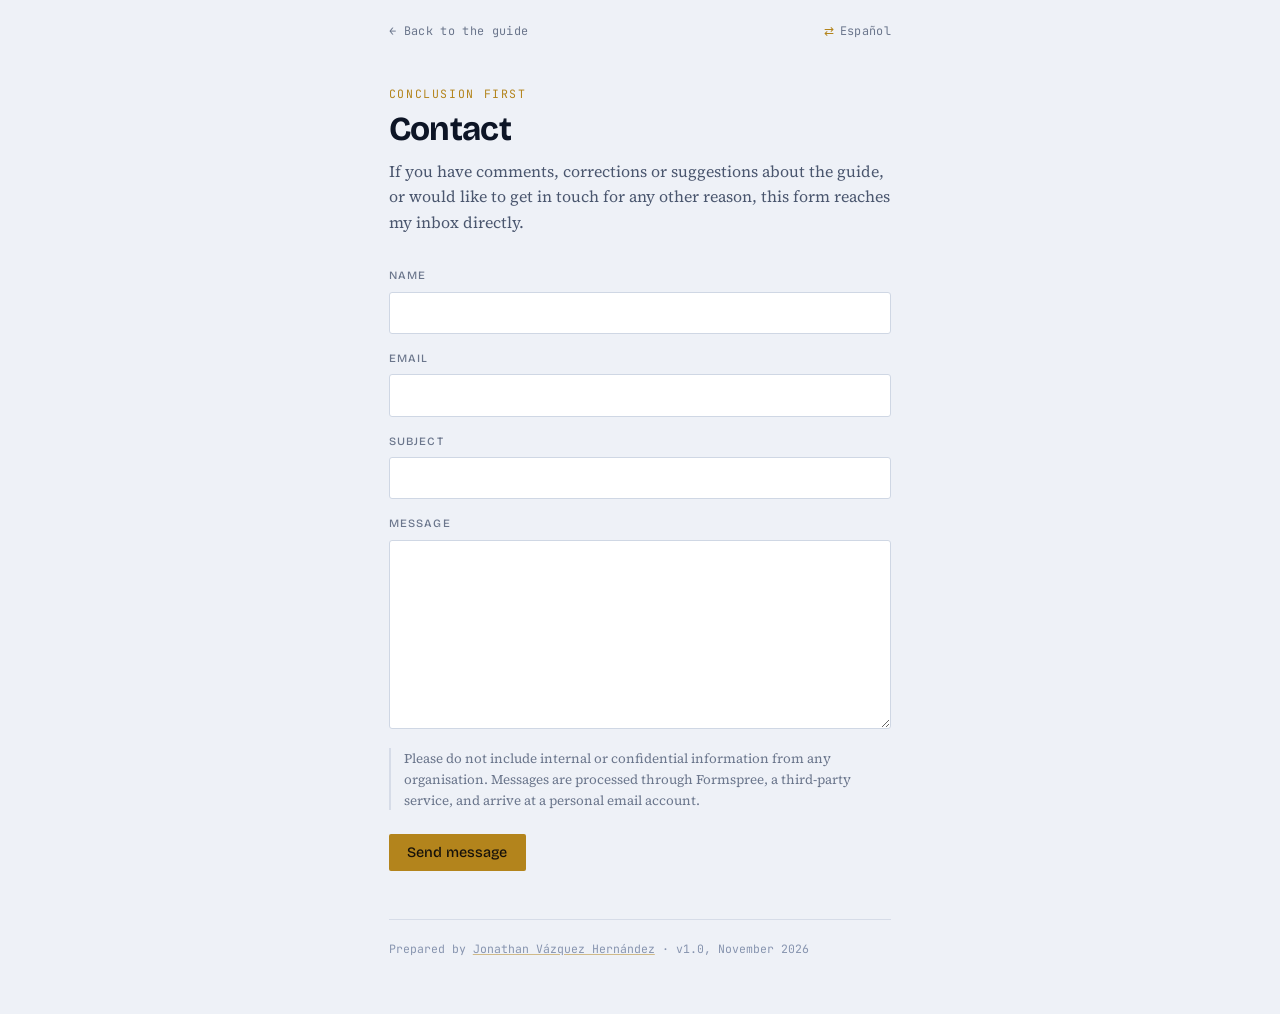
<file: contact.html>
<!DOCTYPE html>
<html lang="en">
<head>
<meta charset="utf-8">
<meta name="viewport" content="width=device-width, initial-scale=1">
<title>Contact — Conclusion First</title>
<meta name="description" content="If you have comments, corrections or suggestions about the guide, or would like to get in touch for any other reason, this form reaches my inbox directly.">
<meta name="robots" content="noindex">
<link rel="preconnect" href="https://fonts.googleapis.com">
<link rel="preconnect" href="https://fonts.gstatic.com" crossorigin>
<link href="https://fonts.googleapis.com/css2?family=Bricolage+Grotesque:opsz,wght@12..96,500;12..96,700&family=Source+Serif+4:ital,opsz,wght@0,8..60,400;0,8..60,600;1,8..60,400&family=JetBrains+Mono:wght@400;500&display=swap" rel="stylesheet">
<link rel="stylesheet" href="assets/styles.css">
</head>
<body class="cbody">

<div class="cpage">
  <nav class="cbar">
    <a class="cbar__back" href="en.html">&larr; Back to the guide</a>
    <a class="cbar__lang" href="contacto.html">Español</a>
  </nav>

  <main class="cmain">
    <p class="ceyebrow">Conclusion First</p>
    <h1 class="ctitle">Contact</h1>
    <p class="clead" id="clead">If you have comments, corrections or suggestions about the guide, or would like to get in touch for any other reason, this form reaches my inbox directly.</p>

    <div class="cok" id="cok" hidden>
      <p class="cok__title">Thank you. Your message came through.</p>
      <p class="cok__sub">If you left an email address, I will reply as soon as I can.</p>
    </div>

    <div class="cerr" id="cerr" hidden>
      <p class="cerr__title">The message could not be sent.</p>
      <p class="cerr__sub">Please try again in a moment, or reach me on LinkedIn.</p>
    </div>

    <form class="cform" id="cform" action="https://formspree.io/f/xbggvjao" method="POST">
      <p class="cfield"><label for="k-nombre">Name</label><input id="k-nombre" name="nombre" type="text" required></p><p class="cfield"><label for="k-email">Email</label><input id="k-email" name="email" type="email" required></p><p class="cfield"><label for="k-_subject">Subject</label><input id="k-_subject" name="_subject" type="text" required></p>
      <p class="cfield">
        <label for="k-msg">Message</label>
        <textarea id="k-msg" name="mensaje" rows="7" required></textarea>
      </p>
      <p class="cnote">Please do not include internal or confidential information from any organisation. Messages are processed through Formspree, a third-party service, and arrive at a personal email account.</p>
      <p class="cactions"><button class="btn" type="submit">Send message</button></p>
    </form>
  </main>

  <footer class="cfoot">
    <p>Prepared by <a href="https://www.linkedin.com/in/jonathan-vazquez-hernandez" rel="author noopener" target="_blank">Jonathan Vázquez Hernández</a> · v1.0, November 2026</p>
  </footer>
</div>

<script>
  // El reenvío a una página propia es de pago en Formspree, así que el envío
  // va por fetch y la confirmación se muestra aquí mismo. Sin JavaScript, el
  // formulario sigue funcionando como envío normal.
  (function () {
    var form = document.getElementById('cform');
    var btn  = form.querySelector('button[type="submit"]');
    var send = btn.textContent;
    form.addEventListener('submit', function (ev) {
      ev.preventDefault();
      document.getElementById('cerr').hidden = true;
      btn.disabled = true;
      btn.textContent = 'Sending…';
      fetch(form.action, {
        method: 'POST',
        body: new FormData(form),
        headers: { 'Accept': 'application/json' }
      }).then(function (res) {
        if (!res.ok) throw new Error(res.status);
        form.hidden = true;
        document.getElementById('clead').hidden = true;
        document.getElementById('cok').hidden = false;
      }).catch(function () {
        document.getElementById('cerr').hidden = false;
      }).then(function () {
        btn.disabled = false;
        btn.textContent = send;
      });
    });
  })();
</script>
</body>
</html>
</file>
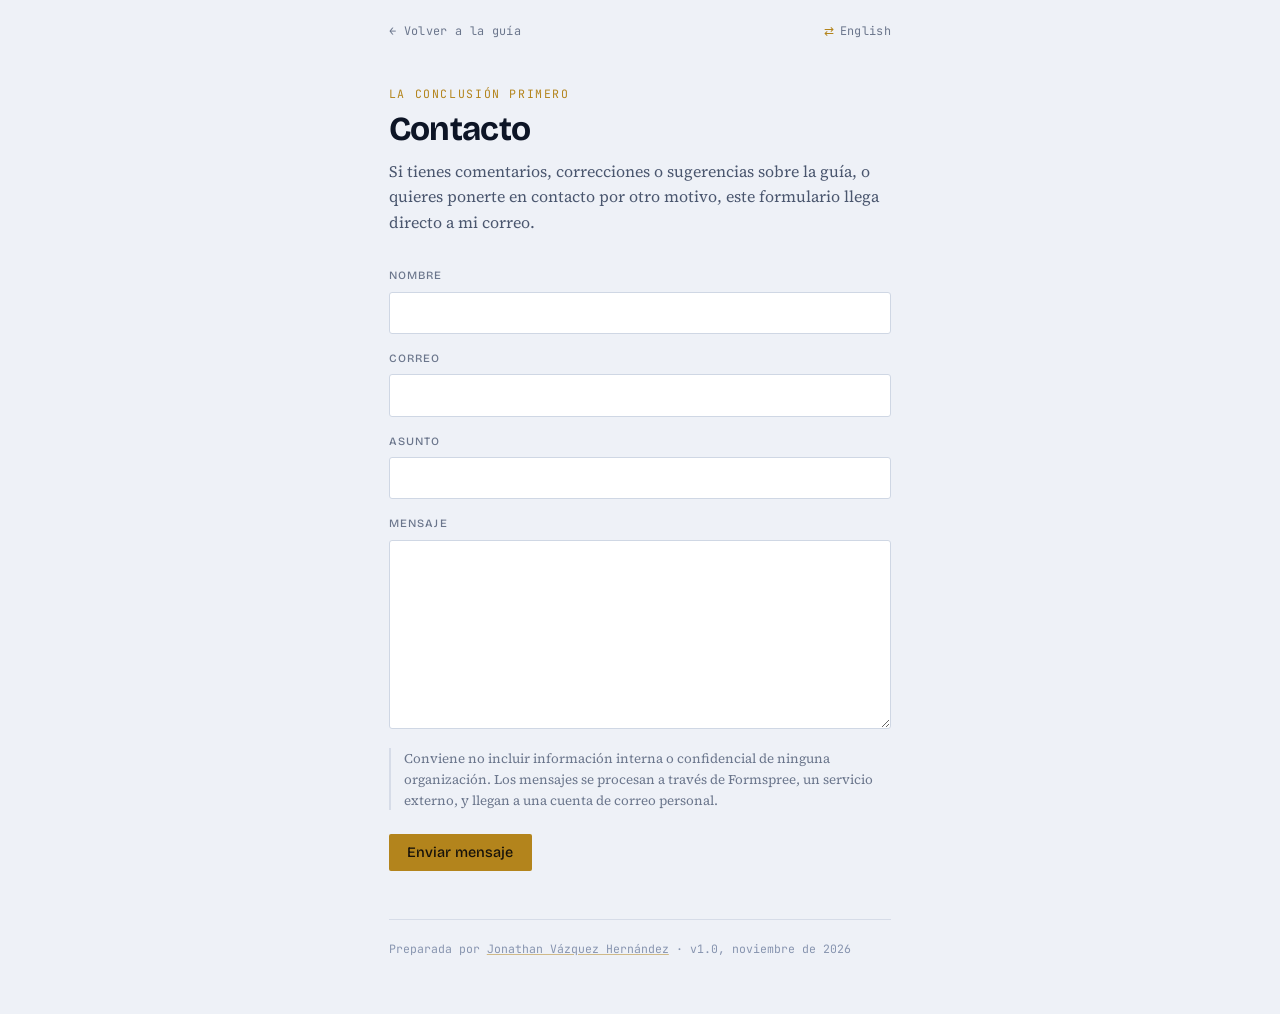
<file: contacto.html>
<!DOCTYPE html>
<html lang="es">
<head>
<meta charset="utf-8">
<meta name="viewport" content="width=device-width, initial-scale=1">
<title>Contacto — La conclusión primero</title>
<meta name="description" content="Si tienes comentarios, correcciones o sugerencias sobre la guía, o quieres ponerte en contacto por otro motivo, este formulario llega directo a mi correo.">
<meta name="robots" content="noindex">
<link rel="preconnect" href="https://fonts.googleapis.com">
<link rel="preconnect" href="https://fonts.gstatic.com" crossorigin>
<link href="https://fonts.googleapis.com/css2?family=Bricolage+Grotesque:opsz,wght@12..96,500;12..96,700&family=Source+Serif+4:ital,opsz,wght@0,8..60,400;0,8..60,600;1,8..60,400&family=JetBrains+Mono:wght@400;500&display=swap" rel="stylesheet">
<link rel="stylesheet" href="assets/styles.css">
</head>
<body class="cbody">

<div class="cpage">
  <nav class="cbar">
    <a class="cbar__back" href="index.html">&larr; Volver a la guía</a>
    <a class="cbar__lang" href="contact.html">English</a>
  </nav>

  <main class="cmain">
    <p class="ceyebrow">La conclusión primero</p>
    <h1 class="ctitle">Contacto</h1>
    <p class="clead" id="clead">Si tienes comentarios, correcciones o sugerencias sobre la guía, o quieres ponerte en contacto por otro motivo, este formulario llega directo a mi correo.</p>

    <div class="cok" id="cok" hidden>
      <p class="cok__title">Gracias. El mensaje llegó.</p>
      <p class="cok__sub">Si dejaste correo, te respondo en cuanto pueda.</p>
    </div>

    <div class="cerr" id="cerr" hidden>
      <p class="cerr__title">No se pudo enviar el mensaje.</p>
      <p class="cerr__sub">Puedes intentarlo de nuevo en un momento, o escribirme por LinkedIn.</p>
    </div>

    <form class="cform" id="cform" action="https://formspree.io/f/xbggvjao" method="POST">
      <p class="cfield"><label for="k-nombre">Nombre</label><input id="k-nombre" name="nombre" type="text" required></p><p class="cfield"><label for="k-email">Correo</label><input id="k-email" name="email" type="email" required></p><p class="cfield"><label for="k-_subject">Asunto</label><input id="k-_subject" name="_subject" type="text" required></p>
      <p class="cfield">
        <label for="k-msg">Mensaje</label>
        <textarea id="k-msg" name="mensaje" rows="7" required></textarea>
      </p>
      <p class="cnote">Conviene no incluir información interna o confidencial de ninguna organización. Los mensajes se procesan a través de Formspree, un servicio externo, y llegan a una cuenta de correo personal.</p>
      <p class="cactions"><button class="btn" type="submit">Enviar mensaje</button></p>
    </form>
  </main>

  <footer class="cfoot">
    <p>Preparada por <a href="https://www.linkedin.com/in/jonathan-vazquez-hernandez" rel="author noopener" target="_blank">Jonathan Vázquez Hernández</a> · v1.0, noviembre de 2026</p>
  </footer>
</div>

<script>
  // El reenvío a una página propia es de pago en Formspree, así que el envío
  // va por fetch y la confirmación se muestra aquí mismo. Sin JavaScript, el
  // formulario sigue funcionando como envío normal.
  (function () {
    var form = document.getElementById('cform');
    var btn  = form.querySelector('button[type="submit"]');
    var send = btn.textContent;
    form.addEventListener('submit', function (ev) {
      ev.preventDefault();
      document.getElementById('cerr').hidden = true;
      btn.disabled = true;
      btn.textContent = 'Enviando…';
      fetch(form.action, {
        method: 'POST',
        body: new FormData(form),
        headers: { 'Accept': 'application/json' }
      }).then(function (res) {
        if (!res.ok) throw new Error(res.status);
        form.hidden = true;
        document.getElementById('clead').hidden = true;
        document.getElementById('cok').hidden = false;
      }).catch(function () {
        document.getElementById('cerr').hidden = false;
      }).then(function () {
        btn.disabled = false;
        btn.textContent = send;
      });
    });
  })();
</script>
</body>
</html>
</file>
<file: assets/styles.css>
/* ============================================================
   El Principio de la Pirámide — hoja de estilos
   Papel frío + tinta marina + acento oro.
   El oro marca jerarquía (números, niveles); el color solo
   aparece dentro de los ejemplos, donde significa algo.
   ============================================================ */

:root {
  --paper:      #EEF1F7;
  --surface:    #FFFFFF;
  --ink:        #0D1526;
  --ink-soft:   #4B5670;
  --ink-faint:  #77809A;
  --rule:       #D3DAE7;
  --rule-soft:  #E3E8F1;
  --gold:       #B3841C;
  --gold-soft:  #F2E7CB;
  --weak:       #A2382A;
  --strong:     #16624A;

  --display: "Bricolage Grotesque", "Helvetica Neue", Arial, sans-serif;
  --body:    "Source Serif 4", Georgia, serif;
  --mono:    "JetBrains Mono", ui-monospace, Menlo, monospace;

  --shell:   1180px;
  --measure: 68ch;
}

*, *::before, *::after { box-sizing: border-box; }

html { -webkit-text-size-adjust: 100%; scroll-behavior: smooth; }
@media (prefers-reduced-motion: reduce) { html { scroll-behavior: auto; } }

body {
  margin: 0;
  background: var(--paper);
  color: var(--ink);
  font-family: var(--body);
  font-size: 1.0625rem;
  line-height: 1.68;
  font-variant-numeric: oldstyle-nums;
}

.skip {
  position: absolute; left: -9999px;
  background: var(--ink); color: #fff;
  padding: .6rem 1rem; z-index: 50; border-radius: 0 0 4px 0;
}
.skip:focus { left: 0; top: 0; }

:focus-visible {
  outline: 2px solid var(--gold);
  outline-offset: 3px;
}

/* ---------------------------------------------------------- hero */

.hero {
  background: var(--ink);
  color: #EDF0F6;
  padding: clamp(3rem, 8vw, 6rem) 1.5rem clamp(2.5rem, 6vw, 4rem);
  border-bottom: 3px solid var(--gold);
}
.hero__inner { max-width: var(--shell); margin: 0 auto; }

.hero__top {
  display: flex; align-items: baseline; justify-content: space-between;
  gap: 1rem; margin-bottom: 1.1rem;
}
.hero__top .hero__eyebrow { margin: 0; }

.langswitch {
  font-family: var(--mono);
  font-size: .72rem; letter-spacing: .12em; text-transform: uppercase;
  color: #C6CFE2; text-decoration: none;
  padding: .38rem .8rem; border-radius: 2px;
  box-shadow: inset 0 0 0 1px rgba(255,255,255,.28);
  transition: background .15s ease, color .15s ease;
  white-space: nowrap;
}
.langswitch::before { content: "⇄"; color: var(--gold); margin-right: .5em; }
.langswitch:hover { background: rgba(255,255,255,.1); color: #fff; }

.hero__eyebrow {
  font-family: var(--mono);
  font-size: .72rem; letter-spacing: .22em; text-transform: uppercase;
  color: var(--gold); margin: 0 0 1.1rem;
}
.hero__title {
  font-family: var(--display);
  font-weight: 700;
  font-size: clamp(2.4rem, 7vw, 4.4rem);
  line-height: 1.02; letter-spacing: -.02em;
  margin: 0 0 .5rem;
}
.hero__sub {
  font-size: clamp(1.05rem, 2.2vw, 1.35rem);
  color: #AEB9D0; margin: 0 0 2.75rem; max-width: 46ch;
}
.hero__meta {
  font-family: var(--mono); font-size: .74rem; line-height: 1.7;
  color: #8794AF; margin: 2.5rem 0 1.5rem;
  padding-top: 1.1rem; border-top: 1px solid rgba(255,255,255,.14);
}
.hero__actions { display: flex; flex-wrap: wrap; gap: .7rem; margin: 0; }

.btn {
  display: inline-block;
  font-family: var(--display); font-weight: 500; font-size: .9rem;
  text-decoration: none;
  background: var(--gold); color: #17120A;
  padding: .62rem 1.15rem; border-radius: 2px;
  transition: transform .15s ease, background .15s ease;
}
.btn:hover { background: #C9962A; transform: translateY(-1px); }
.btn--ghost {
  background: transparent; color: #EDF0F6;
  box-shadow: inset 0 0 0 1px rgba(255,255,255,.3);
}
.btn--ghost:hover { background: rgba(255,255,255,.08); }

/* ------------------------------------------- signature: la pila */

.stack {
  margin: 0; padding: 0;
  display: flex; flex-direction: column; align-items: center; gap: .85rem;
}
.stack__tier {
  display: flex; flex-wrap: wrap; justify-content: center;
  gap: .5rem; position: relative; width: 100%;
}
/* conector vertical entre niveles */
.stack__tier--2::before, .stack__tier--3::before {
  content: ""; position: absolute; top: -.85rem; left: 50%;
  width: 1px; height: .85rem; background: rgba(179,132,28,.55);
}
.chip {
  font-family: var(--mono); font-size: .76rem; line-height: 1.35;
  padding: .5rem .8rem; border-radius: 2px;
  background: rgba(255,255,255,.07);
  color: #C6CFE2;
  box-shadow: inset 0 0 0 1px rgba(255,255,255,.13);
  max-width: 30ch;
}
.chip--top {
  background: var(--gold); color: #17120A;
  font-size: .96rem; font-weight: 500; padding: .7rem 1.15rem;
  max-width: 44ch; box-shadow: none;
}
.chip--sm { font-size: .7rem; opacity: .72; padding: .4rem .7rem; }

.stack figcaption {
  font-family: var(--mono); font-size: .72rem; color: #8794AF;
  margin-top: 1.4rem; text-align: center; max-width: 48ch;
}

@media (prefers-reduced-motion: no-preference) {
  .stack__tier { animation: rise .7s cubic-bezier(.2,.7,.3,1) both; }
  .stack__tier--1 { animation-delay: .05s; }
  .stack__tier--2 { animation-delay: .22s; }
  .stack__tier--3 { animation-delay: .38s; }
  @keyframes rise {
    from { opacity: 0; transform: translateY(14px); }
    to   { opacity: 1; transform: none; }
  }
}

/* --------------------------------------------------------- shell */

.shell {
  max-width: var(--shell); margin: 0 auto;
  padding: 0 1.5rem;
  display: grid; grid-template-columns: 232px minmax(0, 1fr);
  gap: clamp(2rem, 5vw, 4.5rem);
  align-items: start;
}

/* ------------------------------------------------------ navegación */

.navtoggle { display: none; }

.nav {
  position: sticky; top: 0;
  max-height: 100vh; overflow-y: auto;
  padding: 2.75rem 0 3rem;
  font-family: var(--display);
  scrollbar-width: thin;
}
.nav__part {
  font-family: var(--mono);
  font-size: .66rem; letter-spacing: .16em; text-transform: uppercase;
  color: var(--gold); margin: 1.9rem 0 .6rem;
}
.nav__part:first-child { margin-top: 0; }
.nav__list { list-style: none; margin: 0 0 0; padding: 0; }
.nav__list li { margin: 0; }
.nav__list a {
  display: grid; grid-template-columns: 1.85rem 1fr;
  gap: .3rem; align-items: baseline;
  padding: .3rem 0;
  color: var(--ink-soft); text-decoration: none;
  font-size: .84rem; line-height: 1.35;
  border-left: 2px solid transparent; padding-left: .55rem;
  transition: color .12s ease, border-color .12s ease;
}
.nav__list a:hover { color: var(--ink); }
.nav__num {
  font-family: var(--mono); font-size: .7rem;
  color: var(--ink-faint); font-variant-numeric: tabular-nums;
}
.nav__list a.is-active {
  color: var(--ink); border-left-color: var(--gold);
}
.nav__list a.is-active .nav__num { color: var(--gold); }

/* ------------------------------------------------------ documento */

.doc {
  padding: 2.75rem 0 6rem;
  max-width: var(--measure);
}

.doc p { margin: 0 0 1.05rem; }
.doc a { color: var(--ink); text-decoration-color: var(--gold); }

/* referencia cruzada a otra sección: subrayado dorado tenue, sin color de liga */
.doc a.xref {
  color: inherit;
  text-decoration: none;
  border-bottom: 1px solid var(--gold-soft);
  transition: border-color .15s ease;
}
.doc a.xref:hover,
.doc a.xref:focus-visible { border-bottom-color: var(--gold); }

/* separador de parte */
.part {
  margin: 4.5rem 0 2.5rem;
  padding: 2rem 0 1.6rem;
  border-top: 3px solid var(--ink);
  border-bottom: 1px solid var(--rule);
}
.part:first-child { margin-top: 1rem; }
.part__label {
  font-family: var(--mono); font-size: .68rem;
  letter-spacing: .2em; text-transform: uppercase;
  color: var(--gold); margin: 0 0 .5rem;
}
.part__title {
  font-family: var(--display); font-weight: 700;
  font-size: clamp(1.9rem, 4vw, 2.6rem); line-height: 1.06;
  letter-spacing: -.015em; margin: 0 0 .7rem;
}
.part__lead {
  color: var(--ink-soft); font-size: 1.02rem; margin: 0; max-width: 52ch;
}

/* encabezados */
.h1 {
  display: grid; grid-template-columns: 2.6rem 1fr; align-items: baseline;
  font-family: var(--display); font-weight: 700;
  font-size: clamp(1.35rem, 3vw, 1.72rem); line-height: 1.2;
  letter-spacing: -.012em;
  margin: 3.2rem 0 1.1rem;
  padding-bottom: .7rem;
  border-bottom: 1px solid var(--rule);
  scroll-margin-top: 1.5rem;
}
.h1__num {
  font-family: var(--mono); font-size: .82rem; font-weight: 500;
  color: var(--gold); font-variant-numeric: tabular-nums;
  transform: translateY(-.15em);
}
.h2 {
  font-family: var(--display); font-weight: 600;
  font-size: 1.09rem; line-height: 1.35; letter-spacing: -.005em;
  color: #1B2A47;
  margin: 2.1rem 0 .7rem;
}
.h3 {
  font-family: var(--mono); font-weight: 500;
  font-size: .8rem; letter-spacing: .1em; text-transform: uppercase;
  color: var(--gold);
  margin: 1.6rem 0 .5rem;
}

/* listas */
.list { margin: 0 0 1.2rem; padding-left: 1.5rem; }
.list li { margin: 0 0 .5rem; padding-left: .25rem; }
.list--num { counter-reset: none; }
.list--num li::marker {
  font-family: var(--mono); font-size: .8rem; color: var(--gold);
}
.list--bullet { list-style: none; padding-left: 1.4rem; }
.list--bullet li { position: relative; }
.list--bullet li::before {
  content: ""; position: absolute; left: -1.1rem; top: .68em;
  width: 5px; height: 5px; background: var(--gold);
}

/* bloques de ejemplo */
.q {
  font-family: var(--mono);
  font-size: .82rem; line-height: 1.62;
  background: var(--surface);
  border-left: 3px solid var(--rule);
  padding: 1rem 1.15rem;
  margin: 0 0 1.3rem;
  color: #23304A;
  overflow-wrap: anywhere;
}
.q__line { display: block; }
.q__line:empty { height: .8em; }
.q--weak   { border-left-color: var(--weak); }
.q--strong { border-left-color: var(--strong); }
.q--weak::before, .q--strong::before {
  display: block; font-size: .64rem; letter-spacing: .14em;
  text-transform: uppercase; margin-bottom: .6rem; font-weight: 500;
}
.q--weak::before   { content: "Antes"; color: var(--weak); }
.q--strong::before { content: "Después"; color: var(--strong); }

/* caja de regla */
.box {
  background: var(--gold-soft);
  border: 1px solid #E0CE9F;
  border-left: 3px solid var(--gold);
  padding: 1rem 1.2rem;
  margin: 1.5rem 0;
  font-size: .97rem; line-height: 1.6;
  color: #3B2E10;
}

/* tablas */
.tblwrap { overflow-x: auto; margin: 0 0 1.6rem; }
.doc table {
  width: 100%; border-collapse: collapse;
  background: var(--surface);
  font-size: .88rem; line-height: 1.5;
}
.doc th {
  font-family: var(--display); font-weight: 600; font-size: .78rem;
  letter-spacing: .04em;
  text-align: left; background: var(--ink); color: #EDF0F6;
  padding: .6rem .75rem;
}
.doc td {
  padding: .62rem .75rem; border-bottom: 1px solid var(--rule-soft);
  vertical-align: top;
}
.doc tbody tr:last-child td { border-bottom: 0; }

/* índice en el cuerpo */
.toc { margin: 0 0 2rem; }
.toc__part {
  font-family: var(--mono); font-size: .68rem;
  letter-spacing: .16em; text-transform: uppercase;
  color: var(--gold); margin: 1.5rem 0 .5rem;
}
.toc__item {
  display: grid; grid-template-columns: 2.2rem 1fr;
  align-items: baseline;
  padding: .22rem 0; text-decoration: none; color: var(--ink-soft);
  font-family: var(--display); font-size: .92rem;
}
.toc__item:hover { color: var(--ink); }
.toc__num {
  font-family: var(--mono); font-size: .74rem; color: var(--gold);
  font-variant-numeric: tabular-nums;
}

/* ------------------------------------------------------------ pie */

.foot {
  border-top: 1px solid var(--rule);
  background: var(--surface);
  padding: 2.5rem 1.5rem 3.5rem;
}
.foot p {
  max-width: var(--shell); margin: 0 auto;
  font-family: var(--mono); font-size: .74rem; line-height: 1.7;
  color: var(--ink-faint);
}

/* --------------------------------------------------------- móvil */

@media (max-width: 880px) {
  .shell { grid-template-columns: 1fr; gap: 0; padding: 0 1.25rem; }

  .navtoggle {
    display: block; width: 100%;
    margin: 1.5rem 0 0;
    font-family: var(--display); font-size: .88rem; font-weight: 600;
    text-align: left;
    background: var(--surface); color: var(--ink);
    border: 1px solid var(--rule); border-left: 3px solid var(--gold);
    border-radius: 2px;
    padding: .8rem 1rem; cursor: pointer;
  }
  .navtoggle::after { content: " ▾"; color: var(--gold); }
  .navtoggle[aria-expanded="true"]::after { content: " ▴"; }

  .nav {
    position: static; max-height: none; overflow: visible;
    padding: 1rem 0 0;
    display: none;
  }
  .nav.is-open { display: block; }

  .doc { padding-top: 2rem; max-width: none; }
  .h1 { grid-template-columns: 2.2rem 1fr; }
  .q { font-size: .78rem; }
}

@media print {
  .hero { background: #fff; color: #000; border-bottom: 2px solid #000; }
  .nav, .navtoggle, .hero__actions, .stack { display: none; }
  .shell { display: block; }
  .doc { max-width: none; }
  .q { border-left-color: #999; }
}

/* caja demostrativa: prosa y listas dentro del recuadro dorado */
.box--demo { font-family: var(--body); }
.box--demo p { margin: 0 0 .7rem; }
.box--demo p:last-child, .box--demo ol:last-child, .box--demo ul:last-child { margin-bottom: 0; }
.box--demo .list { margin: .2rem 0 .8rem; }
.box--demo .list li { margin: 0 0 .35rem; }
.box--demo .list--num li::marker { color: var(--gold); font-weight: 600; }

/* ---------------------------------------------------- autoría y contacto */
.hero__by {
  font-family: var(--mono); font-size: .72rem; color: #8794AF;
  margin: .5rem 0 0; letter-spacing: .02em;
}
.hero__by a { color: var(--gold); text-decoration-color: rgba(179,132,28,.45); }
.hero__by a:hover { text-decoration-color: var(--gold); }
.hero__contact { margin: .35rem 0 0; }
.hero__contact a {
  font-family: var(--display); font-weight: 500; font-size: .78rem;
  letter-spacing: .07em; text-transform: uppercase;
  color: var(--gold); text-decoration: none;
  border-bottom: 1px solid rgba(179,132,28,.4); padding-bottom: 2px;
}
.hero__contact a:hover { border-bottom-color: var(--gold); }

.nav__extra { margin: 1.4rem 0 0; padding-left: .55rem; }
.nav__extra a {
  font-family: var(--display); font-weight: 500; font-size: .78rem;
  letter-spacing: .06em; text-transform: uppercase;
  color: var(--gold); text-decoration: none;
}
.nav__extra a:hover { text-decoration: underline; }

.foot__cta { margin: 0 0 1.3rem; }
.foot__cta .cta {
  display: inline-block;
  font-family: var(--display); font-weight: 500; font-size: .86rem;
  color: var(--ink); text-decoration: none;
  border: 1px solid var(--gold); border-radius: 3px;
  padding: .55rem 1.05rem;
  transition: background .15s ease, color .15s ease;
}
.foot__cta .cta:hover,
.foot__cta .cta:focus-visible { background: var(--gold); color: #17120A; }
.foot__by { font-family: var(--mono); font-size: .72rem; margin: .6rem 0 0; color: #8794AF; }
.foot__by a { color: inherit; text-decoration-color: rgba(179,132,28,.5); }

/* ------------------------------------------------- página propia de contacto */
.cbody { background: var(--paper); }
.cpage {
  max-width: 34rem; margin: 0 auto; padding: 1.4rem 1.3rem 3.5rem;
  min-height: 100vh; display: flex; flex-direction: column;
}
.cbar {
  display: flex; justify-content: space-between; align-items: baseline;
  padding-bottom: 2.6rem;
}
.cbar a {
  font-family: var(--mono); font-size: .74rem; letter-spacing: .03em;
  color: #6B768C; text-decoration: none;
}
.cbar a:hover { color: var(--ink); }
.cbar__lang::before { content: "⇄"; color: var(--gold); margin-right: .45em; }

.cmain { flex: 1; }
.ceyebrow {
  font-family: var(--mono); font-size: .72rem; letter-spacing: .14em;
  text-transform: uppercase; color: var(--gold); margin: 0 0 .5rem;
}
.ctitle {
  font-family: var(--display); font-weight: 700; font-size: 2.1rem;
  letter-spacing: -.02em; color: var(--ink); margin: 0 0 .7rem; line-height: 1.08;
}
.clead {
  font-family: var(--body); font-size: 1rem; line-height: 1.6;
  color: #4A566E; margin: 0 0 2rem;
}

.cok {
  border-left: 3px solid var(--strong); background: #fff;
  padding: 1.1rem 1.2rem; margin: 0 0 1.5rem;
}
.cok__title {
  font-family: var(--display); font-weight: 700; font-size: 1.05rem;
  color: var(--strong); margin: 0 0 .3rem;
}
.cok__sub { font-family: var(--body); font-size: .92rem; color: #4A566E; margin: 0; }

.cform { margin: 0; }
.cfield { margin: 0 0 1rem; display: flex; flex-direction: column; gap: .35rem; }
.cform label {
  font-family: var(--display); font-weight: 500; font-size: .7rem;
  letter-spacing: .1em; text-transform: uppercase; color: #6B768C;
}
.cform input, .cform textarea {
  font-family: var(--body); font-size: .97rem; color: var(--ink);
  background: #fff; border: 1px solid #CFD7E4; border-radius: 3px;
  padding: .6rem .75rem; width: 100%;
  transition: border-color .15s ease, box-shadow .15s ease;
}
.cform textarea { resize: vertical; min-height: 9rem; line-height: 1.55; }
.cform input:focus, .cform textarea:focus {
  outline: none; border-color: var(--gold);
  box-shadow: 0 0 0 3px rgba(179,132,28,.18);
}
.cnote {
  font-family: var(--body); font-size: .83rem; line-height: 1.55;
  color: #6B768C; margin: 1.2rem 0 0;
  border-left: 2px solid #D6DCE8; padding-left: .8rem;
}
.cactions { margin: 1.5rem 0 0; }
.cform .btn { border: none; cursor: pointer; font-size: .9rem; }

.cfoot {
  margin-top: 3rem; padding-top: 1.2rem; border-top: 1px solid #D6DCE8;
  font-family: var(--mono); font-size: .72rem; color: #8794AF;
}
.cfoot p { margin: 0; }
.cfoot a { color: inherit; text-decoration-color: rgba(179,132,28,.5); }

@media (max-width: 520px) {
  .ctitle { font-size: 1.75rem; }
  .cpage { padding: 1.2rem 1.1rem 2.6rem; }
}

.cerr {
  border-left: 3px solid var(--weak); background: #fff;
  padding: 1.1rem 1.2rem; margin: 0 0 1.5rem;
}
.cerr__title {
  font-family: var(--display); font-weight: 700; font-size: 1.05rem;
  color: var(--weak); margin: 0 0 .3rem;
}
.cerr__sub { font-family: var(--body); font-size: .92rem; color: #4A566E; margin: 0; }
</file>
